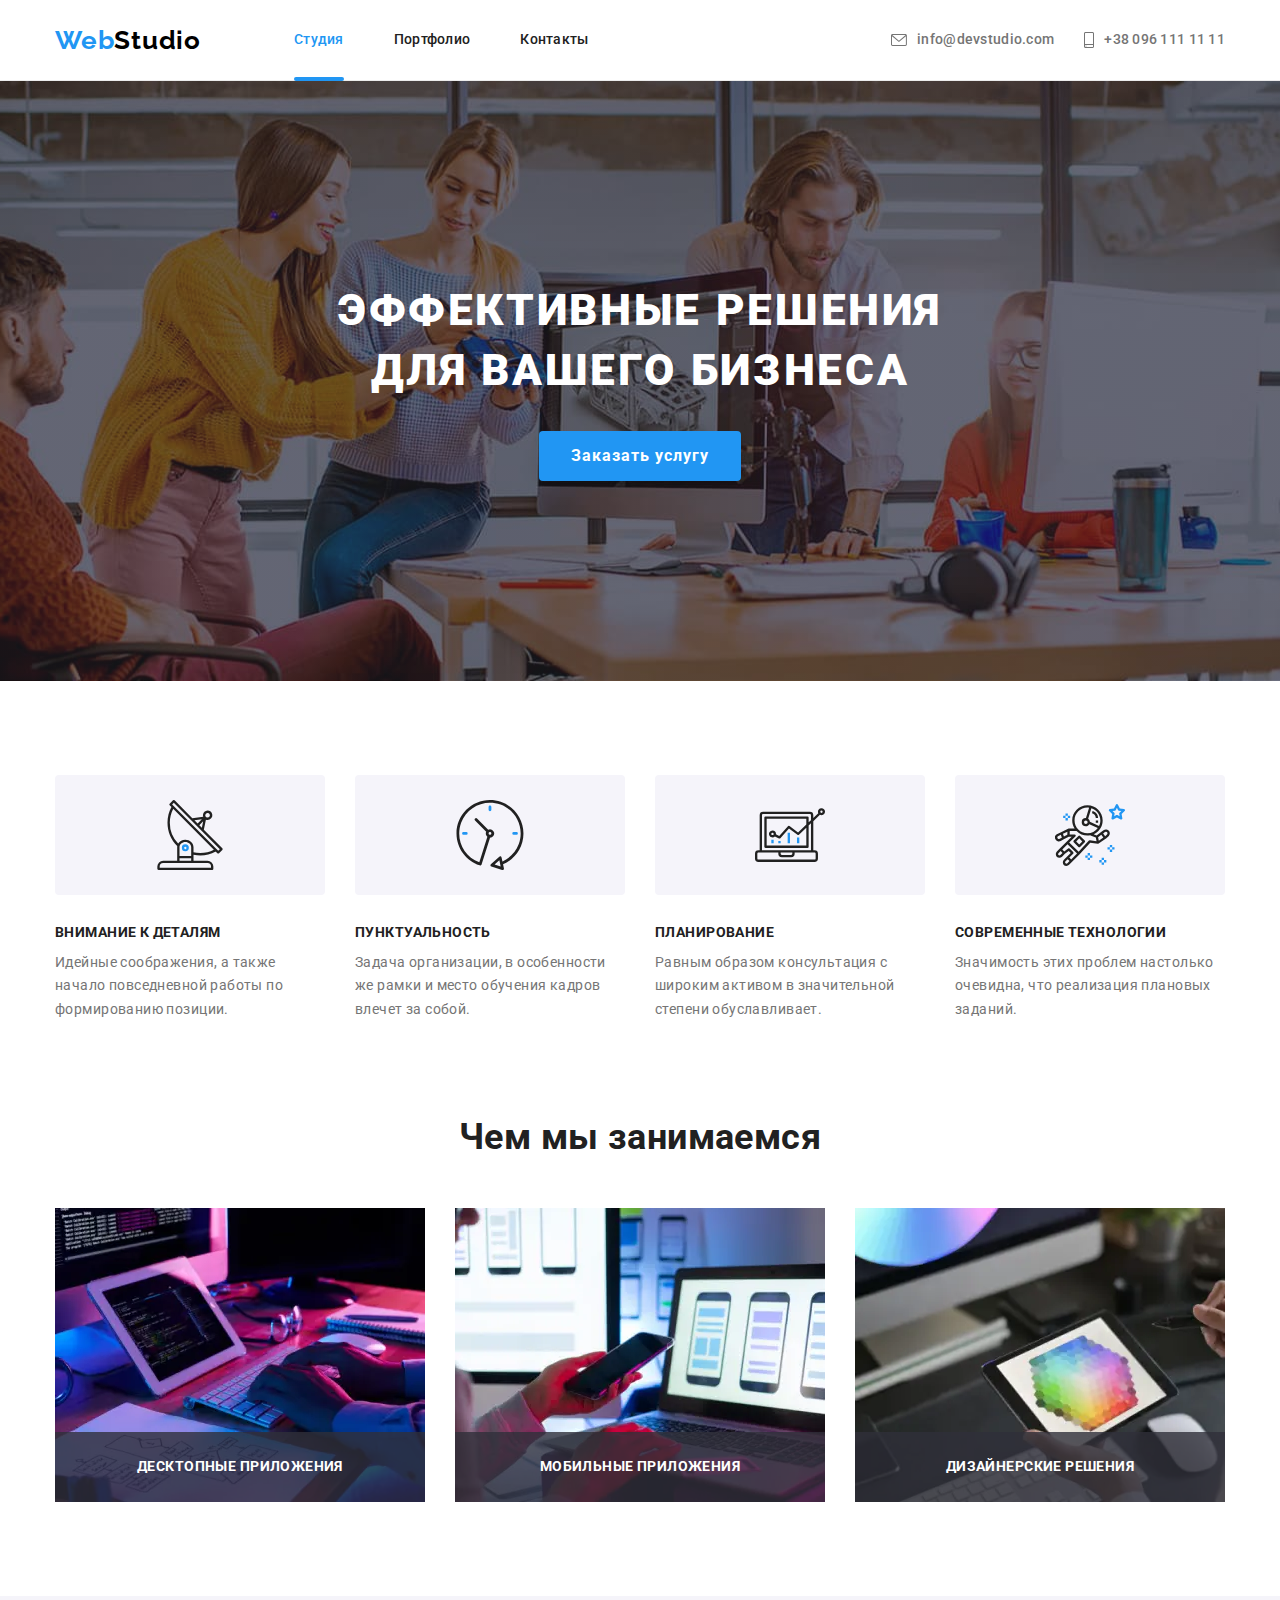
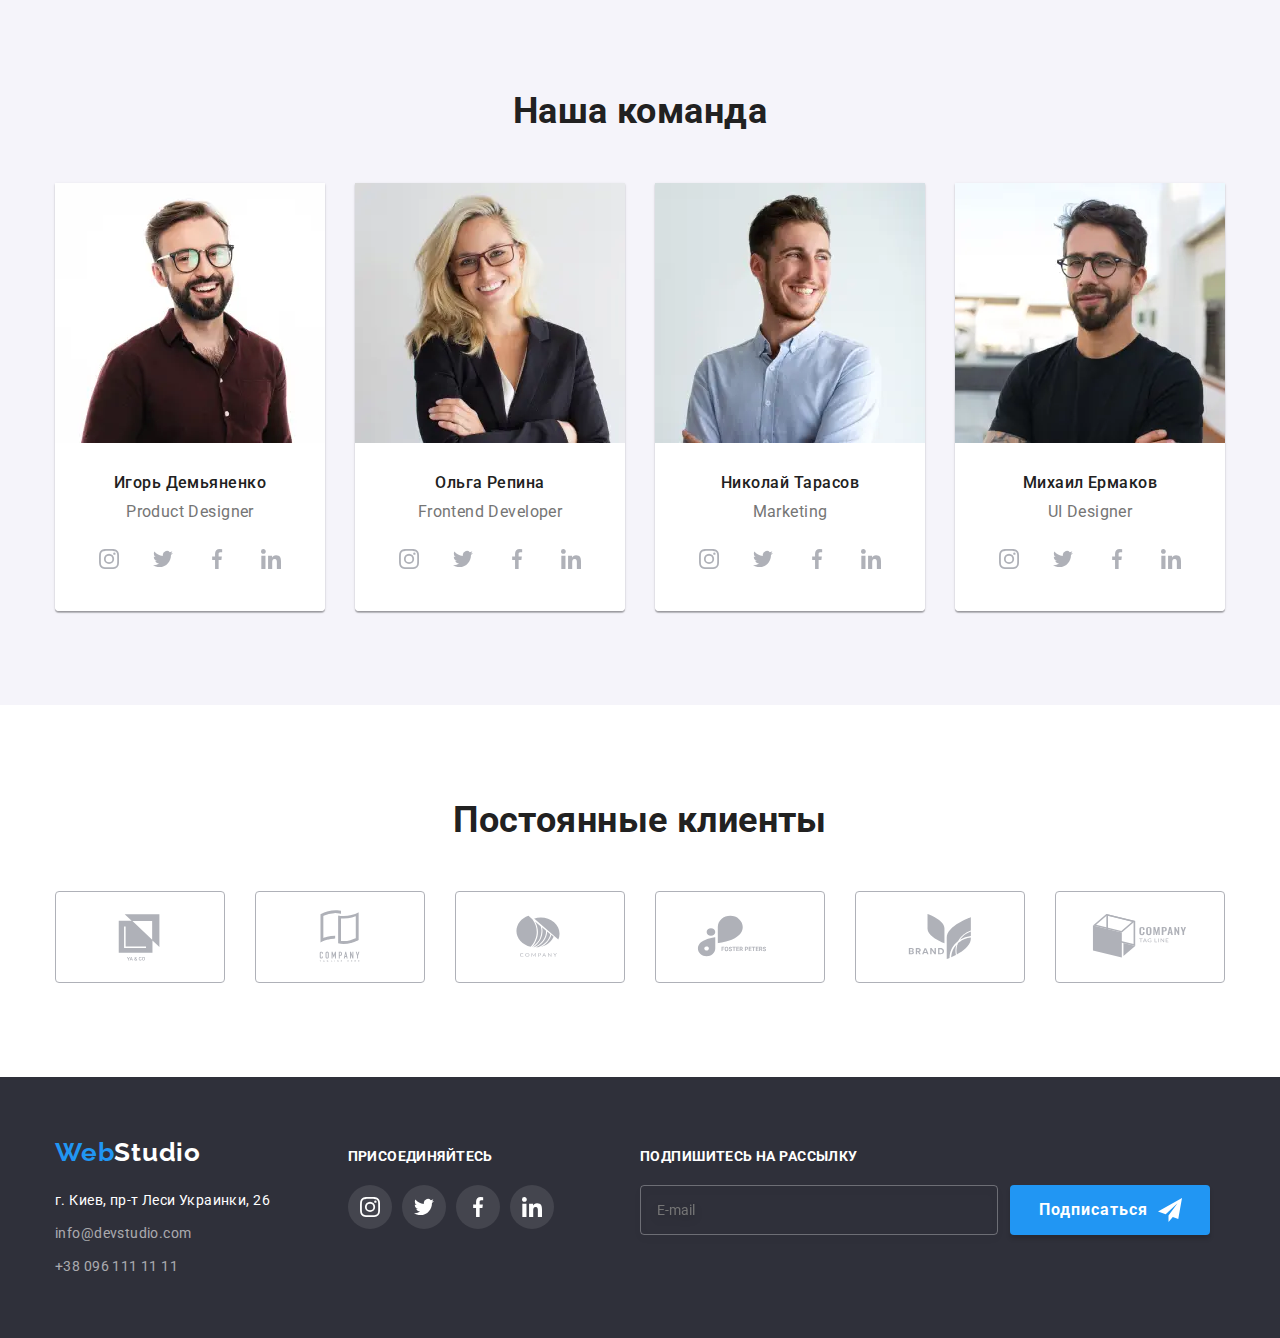
<file: index.html>
<!DOCTYPE html>
<html lang="ru">

<head>
  <meta charset="UTF-8" />
  <meta http-equiv="X-UA-Compatible" content="IE=edge" />
  <meta name="viewport" content="width=device-width, initial-scale=1.0" />
  <title>WebStudio</title>
  <link rel="preconnect" href="https://fonts.gstatic.com" />
  <link
    href="https://fonts.googleapis.com/css2?family=Raleway:wght@500;700&family=Roboto:wght@400;500;700;900&display=swap"
    rel="stylesheet" />
  <link rel="stylesheet" href="https://cdnjs.cloudflare.com/ajax/libs/modern-normalize/1.0.0/modern-normalize.css" />
  <link rel="stylesheet" href="./css/main.css" />
</head>

<body data-menu-page>
  <!--Header-->
  <header class="header">
    <div class="container header__container">
      <p class="logo header__logo" lang="en">
        <span class="logo__color--blue">Web</span>
        <span class="logo__color--black">Studio</span>
      </p>
      <nav>
        <ul class="menu-nav list">
          <li class="menu-nav__item">
            <a class="link menu-nav__link menu-nav__link--current" href="./index.html">Студия</a>
          </li>
          <li class="menu-nav__item">
            <a class="link menu-nav__link" href="./portfolio.html">Портфолио</a>
          </li>
          <li class="menu-nav__item">
            <a class="link menu-nav__link" href="#contacts">Контакты</a>
          </li>
        </ul>
      </nav>
      <ul class="menu-contacts list">
        <li class="menu-contacts__item">
          <a class="link menu-contacts__link" href="mailto:info@devstudio.com">
            <svg class="menu-contacts__svg" width="16" height="12">
              <use href="./images/sprite.svg#icon-envelope"></use>
            </svg>
            info@devstudio.com
          </a>
        </li>
        <li class="menu-contacts__item">
          <a class="link menu-contacts__link" href="tel:+380961111111">
            <svg class="menu-contacts__svg" width="10" height="16">
              <use href="./images/sprite.svg#icon-smartphone"></use>
            </svg>
            +38 096 111 11 11
          </a>
        </li>
      </ul>

      <button class="btn-menu" type="button" aria-expanded="false" aria-controls="mob-menu" data-menu-button>
        <svg width="40" height="40" aria-label="Переключатель мобильного меню">
          <use class="btn-menu__icon-menu" href="./images/sprite.svg#icon-menu"></use>
          <use class="btn-menu__icon-cross" href="./images/sprite.svg#icon-close"></use>
        </svg>
      </button>

      <div class="mob-menu" id="mob-menu" data-menu>

        <nav>
          <ul class="list">
            <li class="mob-menu__item-nav">
              <a class="mob-menu__link mob-menu__link--curent link" href="./index.html">Студия</a>
            </li>
            <li class="mob-menu__item-nav">
              <a class="mob-menu__link link" href="./portfolio.html">Портфолио</a>
            </li>
            <li class="mob-menu__item-nav link">
              <a class="mob-menu__link link" href="#contacts">Контакты</a>
            </li>
          </ul>
        </nav>
        <div>
          <ul class="mob-menu__list-contact list">
            <li class="mob-menu__item-contact">
              <a href="" class="mob-menu__link-contact link" href="tel:+380961111111">+38 096 111 11 11</a>
            </li>
            <li class="mob-menu__item-contact">
              <a href="" class="mob-menu__link-contact mob-menu__link-contact--small-text link"
                href="mailto:info@devstudio.com">info@devstudio.com</a>
            </li>
          </ul>
          <ul class="list mob-menu__list-social">
            <li class="mob-menu__item-social">
              <a class="mob-menu__link-social link" href="https://www.instagram.com/" target="_blank"
                rel="noopener noreferrer">
                Instagram
              </a>
            </li>
            <li class="mob-menu__item-social">
              <a class="mob-menu__link-social link" href="https://twitter.com/" target="_blank"
                rel="noopener noreferrer">
                Twitter
              </a>
            </li>
            <li class="mob-menu__item-social">
              <a class="mob-menu__link-social link" href="https://www.facebook.com/" target="_blank"
                rel="noopener noreferrer">
                Facebook
              </a>
            </li>
            <li class="mob-menu__item-social">
              <a class="mob-menu__link-social link" href="https://www.linkedin.com/" target="_blank"
                rel="noopener noreferrer">
                Linkedin
              </a>
            </li>
          </ul>
        </div>

      </div>
    </div>
  </header>
  <main>

    <!-- Hero -->
    <section class="hero">
      <div class="container">
        <h1 class="hero__title">
          Эффективные решения<br />
          для вашего бизнеса
        </h1>
        <button data-modal-open class="btn btn__hero" type="button">
          Заказать услугу
        </button>
      </div>
    </section>

    <!-- Features -->
    <section class="features">
      <div class="container">
        <h2 class="visually-hidden">Особенности</h2>
        <ul class="features-list list">
          <li class="features-list__item">
            <div class="features-list__icon">
              <svg class="features-list__cvg">
                <use href="./images/sprite.svg#icon-antenna"></use>
              </svg>
            </div>
            <h3 class="features__title">Внимание к деталям</h3>
            <p class="text-main">
              Идейные соображения, а также начало повседневной работы по
              формированию позиции.
            </p>
          </li>
          <li class="features-list__item">
            <div class="features-list__icon">
              <svg class="features-list__cvg">
                <use href="./images/sprite.svg#icon-clock"></use>
              </svg>
            </div>
            <h3 class="features__title">Пунктуальность</h3>
            <p class="text-main">
              Задача организации, в особенности же рамки и место обучения
              кадров влечет за собой.
            </p>
          </li>
          <li class="features-list__item">
            <div class="features-list__icon">
              <svg class="features-list__cvg">
                <use href="./images/sprite.svg#icon-diagram"></use>
              </svg>
            </div>
            <h3 class="features__title">Планирование</h3>
            <p class="text-main">
              Равным образом консультация с широким активом в значительной
              степени обуславливает.
            </p>
          </li>
          <li class="features-list__item">
            <div class="features-list__icon">
              <svg class="features-list__cvg">
                <use href="./images/sprite.svg#icon-astronaut"></use>
              </svg>
            </div>
            <h3 class="features__title">Современные технологии</h3>
            <p class="text-main">
              Значимость этих проблем настолько очевидна, что реализация
              плановых заданий.
            </p>
          </li>
        </ul>
      </div>
    </section>

    <!-- What are we doing -->
    <section class="direction section">
      <div class="container">
        <h2 class="section__title">Чем мы занимаемся</h2>
        <ul class="direction-cards-set list">
          <li class="direction-cards-set__item">
            <picture>
              <source srcset="
                                ./images/desktop/work/work1.webp 1x,
                                ./images/desktop/work/work1_@2x.webp 2x" media="(min-width: 1200px)"
                type="image/webp" />
              <source srcset="
                                ./images/desktop/work/work1.jpg 1x,
                                ./images/desktop/work/work1_@2x.jpg 2x" media="(min-width: 1200px)" type="image/jpg" />
              <img src="./images/desktop/work/work1.jpg" class="img" alt="Десктопные приложения" width="370" />
            </picture>
            <p class="direction-cards-set__caption">Десктопные приложения</p>
          </li>
          <li class="direction-cards-set__item">
            <picture>
              <source srcset="
                                ./images/desktop/work/work2.webp 1x,
                                ./images/desktop/work/work2_@2x.webp 2x" media="(min-width: 1200px)"
                type="image/webp" />
              <source srcset="
                                ./images/desktop/work/work2.jpg 1x,
                                ./images/desktop/work/work2_@2x.jpg 2x" media="(min-width: 1200px)" type="image/jpg" />
              <img src="./images/desktop/work/work2.jpg" class="img" alt="Мобильные приложения" width="370" />
            </picture>
            <p class="direction-cards-set__caption">Мобильные приложения</p>
          </li>
          <li class="direction-cards-set__item">
            <picture>
              <source srcset="
                                ./images/desktop/work/work3.webp 1x,
                                ./images/desktop/work/work3_@2x.webp 2x" media="(min-width: 1200px)"
                type="image/webp" />
              <source srcset="
                                ./images/desktop/work/work3.jpg 1x,
                                ./images/desktop/work/work3_@2x.jpg 2x" media="(min-width: 1200px)" type="image/jpg" />
              <img src="./images/desktop/work/work3.jpg" class="img" alt="Дизайнерские решения" width="370" />
            </picture>
            <p class="direction-cards-set__caption">Дизайнерские решения</p>

          </li>
        </ul>
      </div>
    </section>

    <!-- Our team -->
    <section class="team section">
      <div class="container">
        <h2 class="section__title">Наша команда</h2>
        <ul class="list team-cards-set list">
          <li class="team-cards-set__item">
            <picture>
              <source srcset="
                                  ./images/desktop/team/team1.webp 1x,
                                  ./images/desktop/team/team1_@2x.webp 2x" media="(min-width: 1200px)"
                type="image/webp" />
              <source srcset="
                                  ./images/tablet/team/team1.webp 1x,
                                  ./images/tablet/team/team1_@2x.webp 2x" media="(min-width: 768px)"
                type="image/webp" />
              <source srcset="
                                  ./images/mobile/team/team1.webp 1x,
                                  ./images/mobile/team/team1_@2x.webp 2x" media="(max-width: 767.98px)"
                type="image/webp" />
              <source srcset="
                                  ./images/desktop/team/team1.jpg 1x,
                                  ./images/desktop/team/team1_@2x.jpg 2x" media="(min-width: 1200px)"
                type="image/jpg" />
              <source srcset="
                                  ./images/tablet/team/team1.jpg 1x,
                                  ./images/tablet/team/team1_@2x.jpg 2x" media="(min-width: 768px)" type="image/jpg" />
              <source srcset="
                                  ./images/mobile/team/team1.jpg 1x,
                                  ./images/mobile/team/team1_@2x.jpg 2x" media="(max-width: 767.98px)"
                type="image/jpg" />
              <img src="./images/mobile/team/team1.jpg" alt="Игорь Демьяненко" width="450" height="460" />
            </picture>
            <div class="team-cards-set__content">
              <h3 class="team-cards-set__title">Игорь Демьяненко</h3>
              <p class="team-cards-set__text" lang="en">Product Designer</p>
              <ul class="list social">
                <li class="social__item">
                  <a class="link social__link" href="https://www.instagram.com/" target="_blank"
                    rel="noopener noreferrer">
                    <svg class="social__svg" width="20" height="20">
                      <use href="./images/sprite.svg#icon-instagram"></use>
                    </svg>
                  </a>
                </li>
                <li class="social__item">
                  <a class="link social__link" href="https://twitter.com/" target="_blank" rel="noopener noreferrer">
                    <svg class="social__svg" width="20" height="20">
                      <use href="./images/sprite.svg#icon-twitter"></use>
                    </svg>
                  </a>
                </li>
                <li class="social__item">
                  <a class="link social__link" href="https://www.facebook.com/" target="_blank"
                    rel="noopener noreferrer">
                    <svg class="social__svg" width="20" height="20">
                      <use href="./images/sprite.svg#icon-facebook"></use>
                    </svg>
                  </a>
                </li>
                <li class="social__item">
                  <a class="link social__link" href="https://www.linkedin.com/" target="_blank"
                    rel="noopener noreferrer">
                    <svg class="social__svg" width="20" height="20">
                      <use href="./images/sprite.svg#icon-linkedin"></use>
                    </svg>
                  </a>
                </li>
              </ul>
            </div>
          </li>
          <li class="team-cards-set__item">
            <picture>
              <source srcset="
                              ./images/desktop/team/team2.webp 1x,
                              ./images/desktop/team/team2_@2x.webp 2x" media="(min-width: 1200px)" type="image/webp" />
              <source srcset="
                              ./images/tablet/team/team2.webp 1x,
                              ./images/tablet/team/team2_@2x.webp 2x" media="(min-width: 768px)" type="image/webp" />
              <source srcset="
                              ./images/mobile/team/team2.webp 1x,
                              ./images/mobile/team/team2_@2x.webp 2x" media="(max-width: 767.98px)"
                type="image/webp" />
              <source srcset="
                              ./images/desktop/team/team2.jpg 1x,
                              ./images/desktop/team/team2_@2x.jpg 2x" media="(min-width: 1200px)" type="image/jpg" />
              <source srcset="
                              ./images/tablet/team/team2.jpg 1x,
                              ./images/tablet/team/team2_@2x.jpg 2x" media="(min-width: 768px)" type="image/jpg" />
              <source srcset="
                              ./images/mobile/team/team2.jpg 1x,
                              ./images/mobile/team/team2_@2x.jpg 2x" media="(max-width: 767.98px)" type="image/jpg" />
              <img src="./images/mobile/team/team2.jpg" alt="Ольга Репина" width="450" height="460" />
            </picture>
            <div class="team-cards-set__content">
              <h3 class="team-cards-set__title">Ольга Репина</h3>
              <p class="team-cards-set__text" lang="en">Frontend Developer</p>
              <ul class="list social">
                <li class="social__item">
                  <a class="link social__link" href="https://www.instagram.com/" target="_blank"
                    rel="noopener noreferrer">
                    <svg class="social__svg" width="20" height="20">
                      <use href="./images/sprite.svg#icon-instagram"></use>
                    </svg>
                  </a>
                </li>
                <li class="social__item">
                  <a class="link social__link" href="https://twitter.com/" target="_blank" rel="noopener noreferrer">
                    <svg class="social__svg" width="20" height="20">
                      <use href="./images/sprite.svg#icon-twitter"></use>
                    </svg>
                  </a>
                </li>
                <li class="social__item">
                  <a class="link social__link" href="https://www.facebook.com/" target="_blank"
                    rel="noopener noreferrer">
                    <svg class="social__svg" width="20" height="20">
                      <use href="./images/sprite.svg#icon-facebook"></use>
                    </svg>
                  </a>
                </li>
                <li class="social__item">
                  <a class="link social__link" href="https://www.linkedin.com/" target="_blank"
                    rel="noopener noreferrer">
                    <svg class="social__svg" width="20" height="20">
                      <use href="./images/sprite.svg#icon-linkedin"></use>
                    </svg>
                  </a>
                </li>
              </ul>
            </div>
          </li>
          <li class="team-cards-set__item">
            <picture>
              <source srcset="
                                              ./images/desktop/team/team3.webp 1x,
                                              ./images/desktop/team/team3_@2x.webp 2x" media="(min-width: 1200px)"
                type="image/webp" />
              <source srcset="
                                              ./images/tablet/team/team3.webp 1x,
                                              ./images/tablet/team/team3_@2x.webp 2x" media="(min-width: 768px)"
                type="image/webp" />
              <source srcset="
                                              ./images/mobile/team/team3.webp 1x,
                                              ./images/mobile/team/team3_@2x.webp 2x" media="(max-width: 767.98px)"
                type="image/webp" />
              <source srcset="
                                              ./images/desktop/team/team3.jpg 1x,
                                              ./images/desktop/team/team3_@2x.jpg 2x" media="(min-width: 1200px)"
                type="image/jpg" />
              <source srcset="
                                              ./images/tablet/team/team3.jpg 1x,
                                              ./images/tablet/team/team3_@2x.jpg 2x" media="(min-width: 768px)"
                type="image/jpg" />
              <source srcset="
                                              ./images/mobile/team/team3.jpg 1x,
                                              ./images/mobile/team/team3_@2x.jpg 2x" media="(max-width: 767.98px)"
                type="image/jpg" />
              <img src="./images/mobile/team/team3.jpg" alt="Николай Тарасов" width="450" height="460" />
            </picture>
            <div class="team-cards-set__content">
              <h3 class="team-cards-set__title">Николай Тарасов</h3>
              <p class="team-cards-set__text" lang="en">Marketing</p>
              <ul class="list social">
                <li class="social__item">
                  <a class="link social__link" href="https://www.instagram.com/" target="_blank"
                    rel="noopener noreferrer">
                    <svg class="social__svg" width="20" height="20">
                      <use href="./images/sprite.svg#icon-instagram"></use>
                    </svg>
                  </a>
                </li>
                <li class="social__item">
                  <a class="link social__link" href="https://twitter.com/" target="_blank" rel="noopener noreferrer">
                    <svg class="social__svg" width="20" height="20">
                      <use href="./images/sprite.svg#icon-twitter"></use>
                    </svg>
                  </a>
                </li>
                <li class="social__item">
                  <a class="link social__link" href="https://www.facebook.com/" target="_blank"
                    rel="noopener noreferrer">
                    <svg class="social__svg" width="20" height="20">
                      <use href="./images/sprite.svg#icon-facebook"></use>
                    </svg>
                  </a>
                </li>
                <li class="social__item">
                  <a class="link social__link" href="https://www.linkedin.com/" target="_blank"
                    rel="noopener noreferrer">
                    <svg class="social__svg" width="20" height="20">
                      <use href="./images/sprite.svg#icon-linkedin"></use>
                    </svg>
                  </a>
                </li>
              </ul>
            </div>
          </li>
          <li class="team-cards-set__item">
            <picture>
              <source srcset="
                               ./images/desktop/team/team4.webp 1x,
                               ./images/desktop/team/team4_@2x.webp 2x" media="(min-width: 1200px)"
                type="image/webp" />
              <source srcset="
                               ./images/tablet/team/team4.webp 1x,
                               ./images/tablet/team/team4_@2x.webp 2x" media="(min-width: 768px)" type="image/webp" />
              <source srcset="
                               ./images/mobile/team/team4.webp 1x,
                               ./images/mobile/team/team4_@2x.webp 2x" media="(max-width: 767.98px)"
                type="image/webp" />
              <source srcset="
                               ./images/desktop/team/team4.jpg 1x,
                               ./images/desktop/team/team4_@2x.jpg 2x" media="(min-width: 1200px)" type="image/jpg" />
              <source srcset="
                               ./images/tablet/team/team4.jpg 1x,
                               ./images/tablet/team/team4_@2x.jpg 2x" media="(min-width: 768px)" type="image/jpg" />
              <source srcset="
                               ./images/mobile/team/team4.jpg 1x,
                               ./images/mobile/team/team4_@2x.jpg 2x" media="(max-width: 767.98px)" type="image/jpg" />
              <img src="./images/mobile/team/team4.jpg" alt="Михаил Ермаков" width="450" height="460" />
            </picture>
            <div class="team-cards-set__content">
              <h3 class="team-cards-set__title">Михаил Ермаков</h3>
              <p class="team-cards-set__text" lang="en">UI Designer</p>
              <ul class="list social">
                <li class="social__item">
                  <a class="link social__link" href="https://www.instagram.com/" target="_blank"
                    rel="noopener noreferrer">
                    <svg class="social__svg" width="20" height="20">
                      <use href="./images/sprite.svg#icon-instagram"></use>
                    </svg>
                  </a>
                </li>
                <li class="social__item">
                  <a class="link social__link" href="https://twitter.com/" target="_blank" rel="noopener noreferrer">
                    <svg class="social__svg" width="20" height="20">
                      <use href="./images/sprite.svg#icon-twitter"></use>
                    </svg>
                  </a>
                </li>
                <li class="social__item">
                  <a class="link social__link" href="https://www.facebook.com/" target="_blank"
                    rel="noopener noreferrer">
                    <svg class="social__svg" width="20" height="20">
                      <use href="./images/sprite.svg#icon-facebook"></use>
                    </svg>
                  </a>
                </li>
                <li class="social__item">
                  <a class="link social__link" href="https://www.linkedin.com/" target="_blank"
                    rel="noopener noreferrer">
                    <svg class="social__svg" width="20" height="20">
                      <use href="./images/sprite.svg#icon-linkedin"></use>
                    </svg>
                  </a>
                </li>
              </ul>
            </div>
          </li>
        </ul>
      </div>
    </section>

    <!--Clients-->
    <section class="section">
      <div class="container">
        <h2 class="section__title">Постоянные клиенты</h2>
        <ul class="list clients">
          <li class="clients__item">
            <a class="link clients__link" href="" target="_blank" rel="noopener noreferrer">
              <svg class="clients__svg" width="106" height="60">
                <use href="./images/sprite.svg#icon-company-1"></use>
              </svg>
            </a>
          </li>
          <li class="clients__item">
            <a class="link clients__link" href="" target="_blank" rel="noopener noreferrer">
              <svg class="clients__svg" width="106" height="60">
                <use href="./images/sprite.svg#icon-company-2"></use>
              </svg>
            </a>
          </li>
          <li class="clients__item">
            <a class="link clients__link" href="" target="_blank" rel="noopener noreferrer">
              <svg class="clients__svg" width="106" height="60">
                <use href="./images/sprite.svg#icon-company-3"></use>
              </svg>
            </a>
          </li>
          <li class="clients__item">
            <a class="link clients__link" href="" target="_blank" rel="noopener noreferrer">
              <svg class="clients__svg" width="106" height="60">
                <use href="./images/sprite.svg#icon-company-4"></use>
              </svg>
            </a>
          </li>
          <li class="clients__item">
            <a class="link clients__link" href="" target="_blank" rel="noopener noreferrer">
              <svg class="clients__svg" width="106" height="60">
                <use href="./images/sprite.svg#icon-company-5"></use>
              </svg>
            </a>
          </li>
          <li class="clients__item">
            <a class="link clients__link" href="" target="_blank" rel="noopener noreferrer">
              <svg class="clients__svg" width="106" height="60">
                <use href="./images/sprite.svg#icon-company-6"></use>
              </svg>
            </a>
          </li>
        </ul>
      </div>
    </section>
  </main>

  <!--Footer-->
  <footer class="footer" id="contacts">
    <div class="container footer__container">
      <div class="footer__address-block">
        <p class="logo" lang="en">
          <span class="logo__color--blue">Web</span><span class="logo__color--white">Studio</span>
        </p>
        <address class="address">
          <ul class="list">
            <li class="address__item">
              <a class="link address__text" href="https://goo.gl/maps/yMUK8s8XDdijkJY39" target="_blank"
                rel="noopener noreferrer">г. Киев, пр-т Леси Украинки, 26</a>
            </li>
            <li class="address__item">
              <a class="link address__text--contacts" href="mailto:info@devstudio.com">info@devstudio.com</a>
            </li>
            <li class="address__item">
              <a class="link address__text--contacts" href="tel:+380961111111">+38 096 111 11 11</a>
            </li>
          </ul>
        </address>
      </div>
      <div class="footer__social-block">
        <h3 class="footer__title">присоединяйтесь</h3>
        <ul class="list social">
          <li class="social__item">
            <a class="link social__link social__link--foot" href="https://www.instagram.com/" target="_blank"
              rel="noopener noreferrer">
              <svg class="social__svg--foot" width="20" height="20">
                <use href="./images/sprite.svg#icon-instagram"></use>
              </svg>
            </a>
          </li>
          <li class="social__item">
            <a class="link social__link social__link--foot" href="https://twitter.com/" target="_blank"
              rel="noopener noreferrer">
              <svg class="social__svg--foot" width="20" height="20">
                <use href="./images/sprite.svg#icon-twitter"></use>
              </svg>
            </a>
          </li>
          <li class="social__item">
            <a class="link social__link social__link--foot" href="https://www.facebook.com/" target="_blank"
              rel="noopener noreferrer">
              <svg class="social__svg--foot" width="20" height="20">
                <use href="./images/sprite.svg#icon-facebook"></use>
              </svg>
            </a>
          </li>
          <li class="social__item">
            <a class="link social__link social__link--foot" href="https://www.linkedin.com/" target="_blank"
              rel="noopener noreferrer">
              <svg class="social__svg--foot" width="20" height="20">
                <use href="./images/sprite.svg#icon-linkedin"></use>
              </svg>
            </a>
          </li>
        </ul>
      </div>
      <div class="footer__subscribe-block">
        <h3 class="footer__title">Подпишитесь на рассылку</h3>
        <form class="subsсribe">
          <input class="subsсribe__input" type="email" name="mail" placeholder="E-mail" autocomplete="off">
          <button class="btn btn__subsсribe" type="submit">Подписаться
            <svg class="subsсribe__svg" width="24" height="24">
              <use href="./images/sprite.svg#icon-send"></use>
            </svg>
          </button>
        </form>
      </div>
    </div>
  </footer>

  <!--Modal-->
  <div data-modal class="backdrop is-hidden">
    <div class="modal">
      <button data-modal-close class="btn-close">
        <svg class="btn-close__svg" width="11" height="11">
          <use href="./images/sprite.svg#icon-cross"></use>
        </svg>
      </button>
      <h2 class="modal__title">Оставьте свои данные, мы вам перезвоним</h2>

      <form>
        <div class="form-field">
          <label class=form-field__label for="name">Имя</label>
          <input class=form-field__input type="text" name="name" id="name" autofocus autocomplete="name" />
          <svg class="form-field__svg" width="18" height="18">
            <use href="./images/sprite.svg#icon-person-black"></use>
          </svg>
        </div>

        <div class="form-field">
          <label class=form-field__label for="tel">Телефон</label>
          <input class=form-field__input type="tel" name="tel" id="tel" autocomplete="tel" />
          <svg class="form-field__svg" width="18" height="18">
            <use href="./images/sprite.svg#icon-phone-black"></use>
          </svg>
        </div>

        <div class="form-field">
          <label class=form-field__label for="mail">Почта</label>
          <input class=form-field__input type="email" name="mail" id="mail" autocomplete="email" />
          <svg class="form-field__svg" width="18" height="18">
            <use href="./images/sprite.svg#icon-email-black"></use>
          </svg>
        </div>

        <div class="form-field form-field__comment">
          <label class=form-field__label for="comment">Комментарий</label>
          <textarea class="form-field__input--comment" placeholder="Введите текст" name="coment"
            id="comment"></textarea>
        </div>

        <div class="agreement-conditions">
          <input class="agreement-conditions__input visually-hidden" type="checkbox" name="checkbox" id="checkbox" />
          <label class="agreement-conditions__label agreement-conditions__text" for="checkbox">Соглашаюсь с рассылкой и
            принимаю</label>
          <a class="agreement-conditions__link agreement-conditions__text"
            href="https://www.apple.com/legal/privacy/uk/" target="_blank" rel="noopener noreferrer">Условия
            договора</a>
        </div>
        <button class="btn btn__modal-submit" type="submit">Отправить</button>
      </form>
    </div>
  </div>
  <script src="./js/modal.js"></script>
  <script src="./js/menu.js"></script>
</body>

</html>
</file>
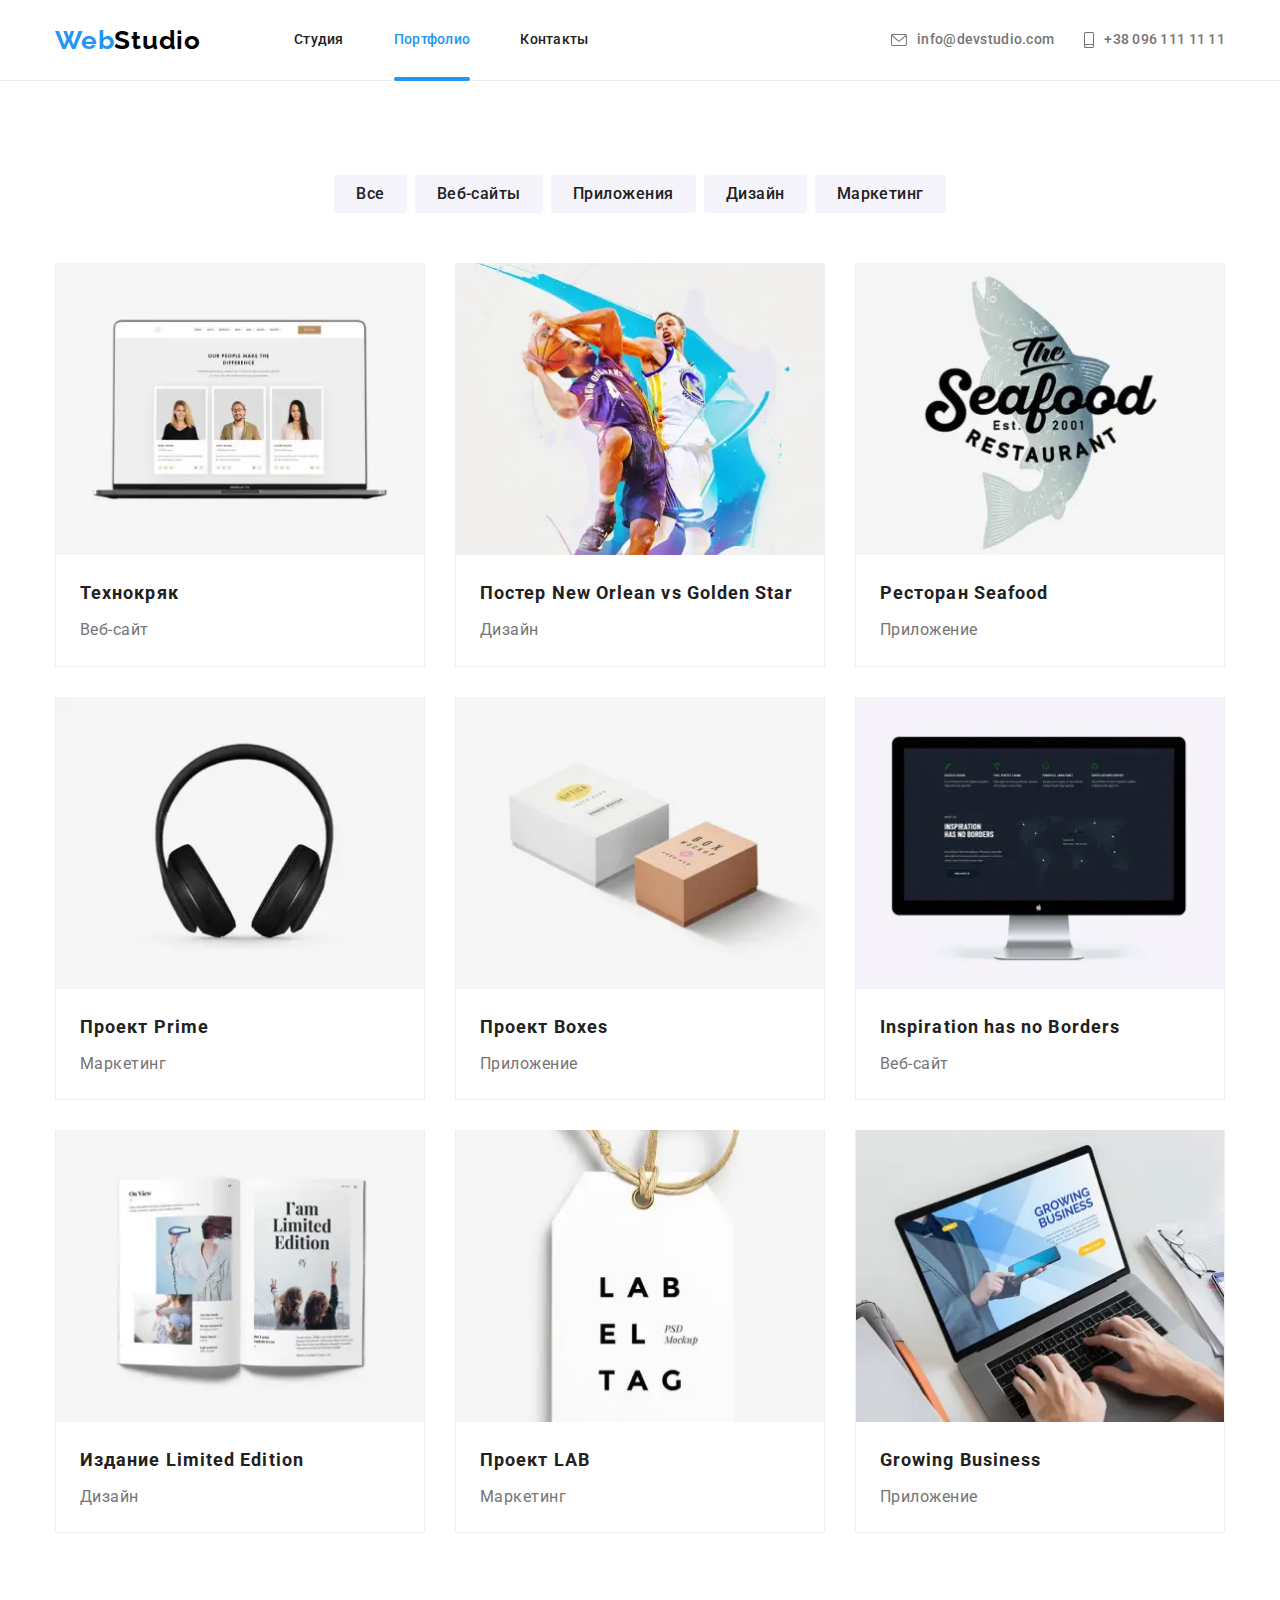
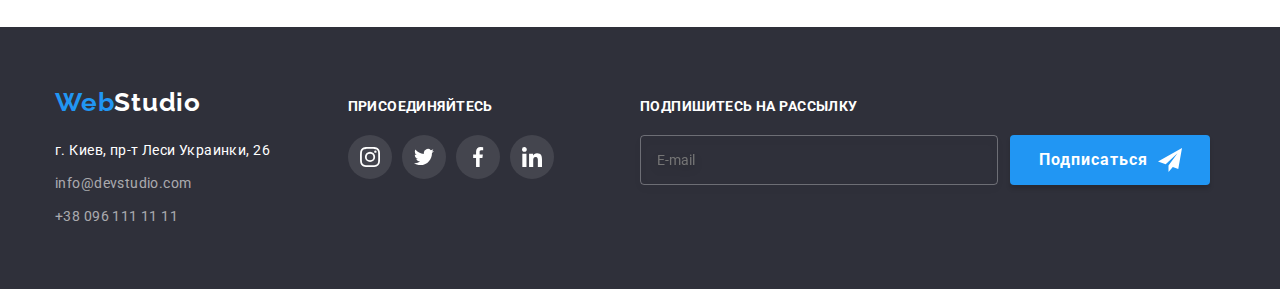
<file: portfolio.html>
<!DOCTYPE html>
<html lang="ru">

<head>
  <meta charset="UTF-8" />
  <meta http-equiv="X-UA-Compatible" content="IE=edge" />
  <meta name="viewport" content="width=device-width, initial-scale=1.0" />
  <title>Portfolio</title>
  <link rel="preconnect" href="https://fonts.gstatic.com" />
  <link
    href="https://fonts.googleapis.com/css2?family=Raleway:wght@500;700&family=Roboto:wght@400;500;700;900&display=swap"
    rel="stylesheet" />
  <link rel="stylesheet" href="https://cdnjs.cloudflare.com/ajax/libs/modern-normalize/1.0.0/modern-normalize.css" />
  <link rel="stylesheet" href="./css/main.css" />
</head>

<body data-menu-page>
  <!--Header-->
  <header class="header">
    <div class="container header__container">
      <p class="logo header__logo" lang="en">
        <span class="logo__color--blue">Web</span>
        <span class="logo__color--black">Studio</span>
      </p>
      <nav>
        <ul class="menu-nav list">
          <li class="menu-nav__item">
            <a class="link menu-nav__link" href="./index.html">Студия</a>
          </li>
          <li class="menu-nav__item">
            <a class="link menu-nav__link menu-nav__link--current" href="./portfolio.html">Портфолио</a>
          </li>
          <li class="menu-nav__item">
            <a class="link menu-nav__link" href="#contacts">Контакты</a>
          </li>
        </ul>
      </nav>
      <ul class="menu-contacts list">
        <li class="menu-contacts__item">
          <a class="link menu-contacts__link" href="mailto:info@devstudio.com">
            <svg class="menu-contacts__svg" width="16" height="12">
              <use href="./images/sprite.svg#icon-envelope"></use>
            </svg>
            info@devstudio.com
          </a>
        </li>
        <li class="menu-contacts__item">
          <a class="link menu-contacts__link" href="tel:+380961111111">
            <svg class="menu-contacts__svg" width="10" height="16">
              <use href="./images/sprite.svg#icon-smartphone"></use>
            </svg>
            +38 096 111 11 11
          </a>
        </li>
      </ul>

      <button class="btn-menu" type="button" aria-expanded="false" aria-controls="mob-menu" data-menu-button>
        <svg width="40" height="40" aria-label="Переключатель мобильного меню">
          <use class="btn-menu__icon-menu" href="./images/sprite.svg#icon-menu"></use>
          <use class="btn-menu__icon-cross" href="./images/sprite.svg#icon-close"></use>
        </svg>
      </button>

      <div class="mob-menu" id="mob-menu" data-menu>

        <nav>
          <ul class="list">
            <li class="mob-menu__item-nav">
              <a class="mob-menu__link link" href="./index.html">Студия</a>
            </li>
            <li class="mob-menu__item-nav">
              <a class="mob-menu__link mob-menu__link--curent link" href="./portfolio.html">Портфолио</a>
            </li>
            <li class="mob-menu__item-nav link">
              <a class="mob-menu__link link" href="#contacts">Контакты</a>
            </li>
          </ul>
        </nav>
        <div>
          <ul class="mob-menu__list-contact list">
            <li class="mob-menu__item-contact">
              <a href="" class="mob-menu__link-contact link" href="tel:+380961111111">+38 096 111 11 11</a>
            </li>
            <li class="mob-menu__item-contact">
              <a href="" class="mob-menu__link-contact mob-menu__link-contact--small-text link"
                href="mailto:info@devstudio.com">info@devstudio.com</a>
            </li>
          </ul>
          <ul class="list mob-menu__list-social">
            <li class="mob-menu__item-social">
              <a class="mob-menu__link-social link" href="https://www.instagram.com/" target="_blank"
                rel="noopener noreferrer">
                Instagram
              </a>
            </li>
            <li class="mob-menu__item-social">
              <a class="mob-menu__link-social link" href="https://twitter.com/" target="_blank"
                rel="noopener noreferrer">
                Twitter
              </a>
            </li>
            <li class="mob-menu__item-social">
              <a class="mob-menu__link-social link" href="https://www.facebook.com/" target="_blank"
                rel="noopener noreferrer">
                Facebook
              </a>
            </li>
            <li class="mob-menu__item-social">
              <a class="mob-menu__link-social link" href="https://www.linkedin.com/" target="_blank"
                rel="noopener noreferrer">
                Linkedin
              </a>
            </li>
          </ul>
        </div>

      </div>
    </div>
  </header>
  <main>
    <!--Portfolio-->
    <section class="portfolio section">
      <div class="container">
        <h1 class="visually-hidden">Портфолио</h1>
        <ul class="list filter">
          <li class="filtr__item">
            <button class="filter__btn" type="button">Все</button>
          </li>
          <li class="filtr__item">
            <button class="filter__btn" type="button">Веб-сайты</button>
          </li>
          <li class="filtr__item">
            <button class="filter__btn" type="button">Приложения</button>
          </li>
          <li class="filtr__item">
            <button class="filter__btn" type="button">Дизайн</button>
          </li>
          <li class="filtr__item">
            <button class="filter__btn" type="button">Маркетинг</button>
          </li>
        </ul>
        <ul class="list portfolio-list">
          <li class="portfolio-list__card">
            <a class="link portfolio-list__link" href="" target="_blank" rel="noopener noreferrer">
              <div class="portfolio-list__img">
                <picture>
                  <source srcset="
                                    ./images/desktop/portfolio/portfolio1.webp 1x,
                                    ./images/desktop/portfolio/portfolio1_@2x.webp 2x" media="(min-width: 1200px)"
                    type="image/webp" />
                  <source srcset="
                                    ./images/tablet/portfolio/portfolio1.webp 1x,
                                    ./images/tablet/portfolio/portfolio1_@2x.webp 2x" media="(min-width: 768px)"
                    type="image/webp" />
                  <source srcset="
                                    ./images/mobile/portfolio/portfolio1.webp 1x,
                                    ./images/mobile/portfolio/portfolio1_@2x.webp 2x" media="(max-width: 767.98px)"
                    type="image/webp" />
                  <source srcset="
                                    ./images/desktop/portfolio/portfolio1.jpg 1x,
                                    ./images/desktop/portfolio/portfolio1_@2x.jpg 2x" media="(min-width: 1200px)"
                    type="image/jpg" />
                  <source srcset="
                                    ./images/tablet/portfolio/portfolio1.jpg 1x,
                                    ./images/tablet/portfolio/portfolio1_@2x.jpg 2x" media="(min-width: 768px)"
                    type="image/jpg" />
                  <source srcset="
                                    ./images/mobile/portfolio/portfolio1.jpg 1x,
                                    ./images/mobile/portfolio/portfolio1_@2x.jpg 2x" media="(max-width: 767.98px)"
                    type="image/jpg" />
                  <img src="./images/mobile/portfolio/portfolio1.jpg" alt="Ноутбук" width="450" height="294" />
                </picture>
                <div class="overlay">
                  <p>
                    Технокряк это современная площадка распространения
                    коронавируса. Компании используют эту платформу для
                    цифрового шпионажа и атак на защищённые сервера
                    конкурентов.
                  </p>
                </div>
              </div>
              <div class="portfolio-list__content">
                <h2 class="portfolio-list__title">Технокряк</h2>
                <p class="portfolio-list__text">Веб-сайт</p>
              </div>
            </a>
          </li>
          <li class="portfolio-list__card">
            <a class="link portfolio-list__link" href="" target="_blank" rel="noopener noreferrer">
              <div class="portfolio-list__img">
                <picture>
                  <source srcset="
                                    ./images/desktop/portfolio/portfolio2.webp 1x,
                                    ./images/desktop/portfolio/portfolio2_@2x.webp 2x" media="(min-width: 1200px)"
                    type="image/webp" />
                  <source srcset="
                                    ./images/tablet/portfolio/portfolio2.webp 1x,
                                    ./images/tablet/portfolio/portfolio2_@2x.webp 2x" media="(min-width: 768px)"
                    type="image/webp" />
                  <source srcset="
                                    ./images/mobile/portfolio/portfolio2.webp 1x,
                                    ./images/mobile/portfolio/portfolio2_@2x.webp 2x" media="(max-width: 767.98px)"
                    type="image/webp" />
                  <source srcset="
                                    ./images/desktop/portfolio/portfolio2.jpg 1x,
                                    ./images/desktop/portfolio/portfolio2_@2x.jpg 2x" media="(min-width: 1200px)"
                    type="image/jpg" />
                  <source srcset="
                                    ./images/tablet/portfolio/portfolio2.jpg 1x,
                                    ./images/tablet/portfolio/portfolio2_@2x.jpg 2x" media="(min-width: 768px)"
                    type="image/jpg" />
                  <source srcset="
                                    ./images/mobile/portfolio/portfolio2.jpg 1x,
                                    ./images/mobile/portfolio/portfolio2_@2x.jpg 2x" media="(max-width: 767.98px)"
                    type="image/jpg" />
                  <img src="./images/mobile/portfolio/portfolio2.jpg" alt="Баскетболисты" width="450" height="294" />
                </picture>
                <div class="overlay">
                  <p>
                    Технокряк это современная площадка распространения
                    коронавируса. Компании используют эту платформу для
                    цифрового шпионажа и атак на защищённые сервера
                    конкурентов.
                  </p>
                </div>
              </div>
              <div class="portfolio-list__content">
                <h2 class="portfolio-list__title">
                  Постер <span lang="en"> New Orlean vs Golden Star</span>
                </h2>
                <p class="portfolio-list__text">Дизайн</p>
              </div>
            </a>
          </li>
          <li class="portfolio-list__card">
            <a class="link portfolio-list__link" href="" target="_blank" rel="noopener noreferrer">
              <div class="portfolio-list__img">
                <picture>
                  <source srcset="
                                                      ./images/desktop/portfolio/portfolio3.webp 1x,
                                                      ./images/desktop/portfolio/portfolio3_@2x.webp 2x"
                    media="(min-width: 1200px)" type="image/webp" />
                  <source srcset="
                                                      ./images/tablet/portfolio/portfolio3.webp 1x,
                                                      ./images/tablet/portfolio/portfolio3_@2x.webp 2x"
                    media="(min-width: 768px)" type="image/webp" />
                  <source srcset="
                                                      ./images/mobile/portfolio/portfolio3.webp 1x,
                                                      ./images/mobile/portfolio/portfolio3_@2x.webp 2x"
                    media="(max-width: 767.98px)" type="image/webp" />
                  <source srcset="
                                                      ./images/desktop/portfolio/portfolio3.jpg 1x,
                                                      ./images/desktop/portfolio/portfolio3_@2x.jpg 2x"
                    media="(min-width: 1200px)" type="image/jpg" />
                  <source srcset="
                                                      ./images/tablet/portfolio/portfolio3.jpg 1x,
                                                      ./images/tablet/portfolio/portfolio3_@2x.jpg 2x"
                    media="(min-width: 768px)" type="image/jpg" />
                  <source srcset="
                                                      ./images/mobile/portfolio/portfolio3.jpg 1x,
                                                      ./images/mobile/portfolio/portfolio3_@2x.jpg 2x"
                    media="(max-width: 767.98px)" type="image/jpg" />
                  <img src="./images/mobile/portfolio/portfolio3.jpg" alt="Лого ресторану" width="450" height="294" />
                </picture>
                <div class="overlay">
                  <p>
                    Технокряк это современная площадка распространения
                    коронавируса. Компании используют эту платформу для
                    цифрового шпионажа и атак на защищённые сервера
                    конкурентов.
                  </p>
                </div>
              </div>
              <div class="portfolio-list__content">
                <h2 class="portfolio-list__title">
                  Ресторан <span lang="en">Seafood</span>
                </h2>
                <p class="portfolio-list__text">Приложение</p>
              </div>
            </a>
          </li>
          <li class="portfolio-list__card">
            <a class="link portfolio-list__link" href="" target="_blank" rel="noopener noreferrer">
              <div class="portfolio-list__img">
                <picture>
                  <source srcset="
                                                      ./images/desktop/portfolio/portfolio4.webp 1x,
                                                      ./images/desktop/portfolio/portfolio4_@2x.webp 2x"
                    media="(min-width: 1200px)" type="image/webp" />
                  <source srcset="
                                                      ./images/tablet/portfolio/portfolio4.webp 1x,
                                                      ./images/tablet/portfolio/portfolio4_@2x.webp 2x"
                    media="(min-width: 768px)" type="image/webp" />
                  <source srcset="
                                                      ./images/mobile/portfolio/portfolio4.webp 1x,
                                                      ./images/mobile/portfolio/portfolio4_@2x.webp 2x"
                    media="(max-width: 767.98px)" type="image/webp" />
                  <source srcset="
                                                      ./images/desktop/portfolio/portfolio4.jpg 1x,
                                                      ./images/desktop/portfolio/portfolio4_@2x.jpg 2x"
                    media="(min-width: 1200px)" type="image/jpg" />
                  <source srcset="
                                                      ./images/tablet/portfolio/portfolio4.jpg 1x,
                                                      ./images/tablet/portfolio/portfolio4_@2x.jpg 2x"
                    media="(min-width: 768px)" type="image/jpg" />
                  <source srcset="
                                                      ./images/mobile/portfolio/portfolio4.jpg 1x,
                                                      ./images/mobile/portfolio/portfolio4_@2x.jpg 2x"
                    media="(max-width: 767.98px)" type="image/jpg" />
                  <img src="./images/mobile/portfolio/portfolio4.jpg" alt="Наушники" width="450" height="294" />
                </picture>
                <div class="overlay">
                  <p>
                    Технокряк это современная площадка распространения
                    коронавируса. Компании используют эту платформу для
                    цифрового шпионажа и атак на защищённые сервера
                    конкурентов.
                  </p>
                </div>
              </div>
              <div class="portfolio-list__content">
                <h2 class="portfolio-list__title">
                  Проект <span lang="en">Prime</span>
                </h2>
                <p class="portfolio-list__text">Маркетинг</p>
              </div>
            </a>
          </li>
          <li class="portfolio-list__card">
            <a class="link portfolio-list__link" href="" target="_blank" rel="noopener noreferrer">
              <div class="portfolio-list__img">
                <picture>
                  <source srcset="
                                                      ./images/desktop/portfolio/portfolio5.webp 1x,
                                                      ./images/desktop/portfolio/portfolio5_@2x.webp 2x"
                    media="(min-width: 1200px)" type="image/webp" />
                  <source srcset="
                                                      ./images/tablet/portfolio/portfolio5.webp 1x,
                                                      ./images/tablet/portfolio/portfolio5_@2x.webp 2x"
                    media="(min-width: 768px)" type="image/webp" />
                  <source srcset="
                                                      ./images/mobile/portfolio/portfolio5.webp 1x,
                                                      ./images/mobile/portfolio/portfolio5_@2x.webp 2x"
                    media="(max-width: 767.98px)" type="image/webp" />
                  <source srcset="
                                                      ./images/desktop/portfolio/portfolio5.jpg 1x,
                                                      ./images/desktop/portfolio/portfolio5_@2x.jpg 2x"
                    media="(min-width: 1200px)" type="image/jpg" />
                  <source srcset="
                                                      ./images/tablet/portfolio/portfolio5.jpg 1x,
                                                      ./images/tablet/portfolio/portfolio5_@2x.jpg 2x"
                    media="(min-width: 768px)" type="image/jpg" />
                  <source srcset="
                                                      ./images/mobile/portfolio/portfolio5.jpg 1x,
                                                      ./images/mobile/portfolio/portfolio5_@2x.jpg 2x"
                    media="(max-width: 767.98px)" type="image/jpg" />
                  <img src="./images/mobile/portfolio/portfolio5.jpg" alt="Две коробки" width="450" height="294" />
                </picture>
                <div class="overlay">
                  <p>
                    Технокряк это современная площадка распространения
                    коронавируса. Компании используют эту платформу для
                    цифрового шпионажа и атак на защищённые сервера
                    конкурентов.
                  </p>
                </div>
              </div>
              <div class="portfolio-list__content">
                <h2 class="portfolio-list__title">
                  Проект <span lang="en">Boxes</span>
                </h2>
                <p class="portfolio-list__text">Приложение</p>
              </div>
            </a>
          </li>
          <li class="portfolio-list__card">
            <a class="link portfolio-list__link" href="" target="_blank" rel="noopener noreferrer">
              <div class="portfolio-list__img">
                <picture>
                  <source srcset="
                                                      ./images/desktop/portfolio/portfolio6.webp 1x,
                                                      ./images/desktop/portfolio/portfolio6_@2x.webp 2x"
                    media="(min-width: 1200px)" type="image/webp" />
                  <source srcset="
                                                      ./images/tablet/portfolio/portfolio6.webp 1x,
                                                      ./images/tablet/portfolio/portfolio6_@2x.webp 2x"
                    media="(min-width: 768px)" type="image/webp" />
                  <source srcset="
                                                      ./images/mobile/portfolio/portfolio6.webp 1x,
                                                      ./images/mobile/portfolio/portfolio6_@2x.webp 2x"
                    media="(max-width: 767.98px)" type="image/webp" />
                  <source srcset="
                                                      ./images/desktop/portfolio/portfolio6.jpg 1x,
                                                      ./images/desktop/portfolio/portfolio6_@2x.jpg 2x"
                    media="(min-width: 1200px)" type="image/jpg" />
                  <source srcset="
                                                      ./images/tablet/portfolio/portfolio6.jpg 1x,
                                                      ./images/tablet/portfolio/portfolio6_@2x.jpg 2x"
                    media="(min-width: 768px)" type="image/jpg" />
                  <source srcset="
                                                      ./images/mobile/portfolio/portfolio6.jpg 1x,
                                                      ./images/mobile/portfolio/portfolio6_@2x.jpg 2x"
                    media="(max-width: 767.98px)" type="image/jpg" />
                  <img src="./images/mobile/portfolio/portfolio6.jpg" alt="Монитор" width="450" height="294" />
                </picture>
                <div class="overlay">
                  <p>
                    Технокряк это современная площадка распространения
                    коронавируса. Компании используют эту платформу для
                    цифрового шпионажа и атак на защищённые сервера
                    конкурентов.
                  </p>
                </div>
              </div>
              <div class="portfolio-list__content">
                <h2 class="portfolio-list__title">Inspiration has no Borders</h2>
                <p class="portfolio-list__text">Веб-сайт</p>
              </div>
            </a>
          </li>
          <li class="portfolio-list__card">
            <a class="link portfolio-list__link" href="" target="_blank" rel="noopener noreferrer">
              <div class="portfolio-list__img">
                <picture>
                  <source srcset="
                                                      ./images/desktop/portfolio/portfolio7.webp 1x,
                                                      ./images/desktop/portfolio/portfolio7_@2x.webp 2x"
                    media="(min-width: 1200px)" type="image/webp" />
                  <source srcset="
                                                      ./images/tablet/portfolio/portfolio7.webp 1x,
                                                      ./images/tablet/portfolio/portfolio7_@2x.webp 2x"
                    media="(min-width: 768px)" type="image/webp" />
                  <source srcset="
                                                      ./images/mobile/portfolio/portfolio7.webp 1x,
                                                      ./images/mobile/portfolio/portfolio7_@2x.webp 2x"
                    media="(max-width: 767.98px)" type="image/webp" />
                  <source srcset="
                                                      ./images/desktop/portfolio/portfolio7.jpg 1x,
                                                      ./images/desktop/portfolio/portfolio7_@2x.jpg 2x"
                    media="(min-width: 1200px)" type="image/jpg" />
                  <source srcset="
                                                      ./images/tablet/portfolio/portfolio7.jpg 1x,
                                                      ./images/tablet/portfolio/portfolio7_@2x.jpg 2x"
                    media="(min-width: 768px)" type="image/jpg" />
                  <source srcset="
                                                      ./images/mobile/portfolio/portfolio7.jpg 1x,
                                                      ./images/mobile/portfolio/portfolio7_@2x.jpg 2x"
                    media="(max-width: 767.98px)" type="image/jpg" />
                  <img src="./images/mobile/portfolio/portfolio7.jpg" alt="Журнал" width="450" height="294" />
                </picture>
                <div class="overlay">
                  <p>
                    Технокряк это современная площадка распространения
                    коронавируса. Компании используют эту платформу для
                    цифрового шпионажа и атак на защищённые сервера
                    конкурентов.
                  </p>
                </div>
              </div>
              <div class="portfolio-list__content">
                <h2 class="portfolio-list__title">
                  Издание <span lang="en">Limited Edition</span>
                </h2>
                <p class="portfolio-list__text">Дизайн</p>
              </div>
            </a>
          </li>
          <li class="portfolio-list__card">
            <a class="link portfolio-list__link" href="" target="_blank" rel="noopener noreferrer">
              <div class="portfolio-list__img">
                <picture>
                  <source srcset="
                                                      ./images/desktop/portfolio/portfolio8.webp 1x,
                                                      ./images/desktop/portfolio/portfolio8_@2x.webp 2x"
                    media="(min-width: 1200px)" type="image/webp" />
                  <source srcset="
                                                      ./images/tablet/portfolio/portfolio8.webp 1x,
                                                      ./images/tablet/portfolio/portfolio8_@2x.webp 2x"
                    media="(min-width: 768px)" type="image/webp" />
                  <source srcset="
                                                      ./images/mobile/portfolio/portfolio8.webp 1x,
                                                      ./images/mobile/portfolio/portfolio8_@2x.webp 2x"
                    media="(max-width: 767.98px)" type="image/webp" />
                  <source srcset="
                                                      ./images/desktop/portfolio/portfolio8.jpg 1x,
                                                      ./images/desktop/portfolio/portfolio8_@2x.jpg 2x"
                    media="(min-width: 1200px)" type="image/jpg" />
                  <source srcset="
                                                      ./images/tablet/portfolio/portfolio8.jpg 1x,
                                                      ./images/tablet/portfolio/portfolio8_@2x.jpg 2x"
                    media="(min-width: 768px)" type="image/jpg" />
                  <source srcset="
                                                      ./images/mobile/portfolio/portfolio8.jpg 1x,
                                                      ./images/mobile/portfolio/portfolio8_@2x.jpg 2x"
                    media="(max-width: 767.98px)" type="image/jpg" />
                  <img src="./images/mobile/portfolio/portfolio8.jpg" alt="Логотип" width="450" height="294" />
                </picture>
                <div class="overlay">
                  <p>
                    Технокряк это современная площадка распространения
                    коронавируса. Компании используют эту платформу для
                    цифрового шпионажа и атак на защищённые сервера
                    конкурентов.
                  </p>
                </div>
              </div>
              <div class="portfolio-list__content">
                <h2 class="portfolio-list__title">Проект LAB</h2>
                <p class="portfolio-list__text">Маркетинг</p>
              </div>
            </a>
          </li>
          <li class="portfolio-list__card">
            <a class="link portfolio-list__link" href="" target="_blank" rel="noopener noreferrer">
              <div class="portfolio-list__img">
                <picture>
                  <source srcset="
                                    ./images/desktop/portfolio/portfolio9.webp 1x,
                                    ./images/desktop/portfolio/portfolio9_@2x.webp 2x" media="(min-width: 1200px)"
                    type="image/webp" />
                  <source srcset="
                                    ./images/tablet/portfolio/portfolio9.webp 1x,
                                    ./images/tablet/portfolio/portfolio9_@2x.webp 2x" media="(min-width: 768px)"
                    type="image/webp" />
                  <source srcset="
                                    ./images/mobile/portfolio/portfolio9.webp 1x,
                                    ./images/mobile/portfolio/portfolio9_@2x.webp 2x" media="(max-width: 767.98px)"
                    type="image/webp" />
                  <source srcset="
                                    ./images/desktop/portfolio/portfolio9.jpg 1x,
                                    ./images/desktop/portfolio/portfolio9_@2x.jpg 2x" media="(min-width: 1200px)"
                    type="image/jpg" />
                  <source srcset="
                                    ./images/tablet/portfolio/portfolio9.jpg 1x,
                                    ./images/tablet/portfolio/portfolio9_@2x.jpg 2x" media="(min-width: 768px)"
                    type="image/jpg" />
                  <source srcset="
                                    ./images/mobile/portfolio/portfolio9.jpg 1x,
                                    ./images/mobile/portfolio/portfolio9_@2x.jpg 2x" media="(max-width: 767.98px)"
                    type="image/jpg" />
                  <img src="./images/mobile/portfolio/portfolio9.jpg" alt="Ноутбук" width="450" height="294" />
                </picture>
                <div class="overlay">
                  <p>
                    Технокряк это современная площадка распространения
                    коронавируса. Компании используют эту платформу для
                    цифрового шпионажа и атак на защищённые сервера
                    конкурентов.
                  </p>
                </div>
              </div>
              <div class="portfolio-list__content">
                <h2 class="portfolio-list__title" lang="en">Growing Business</h2>
                <p class="portfolio-list__text">Приложение</p>
              </div>
            </a>
          </li>
        </ul>
      </div>
    </section>
  </main>
  <!--Footer-->
  <footer class="footer" id="contacts">
    <div class="container footer__container">
      <div class="footer__address-block">
        <p class="logo" lang="en">
          <span class="logo__color--blue">Web</span><span class="logo__color--white">Studio</span>
        </p>
        <address class="address">
          <ul class="list">
            <li class="address__item">
              <a class="link address__text" href="https://goo.gl/maps/yMUK8s8XDdijkJY39" target="_blank"
                rel="noopener noreferrer">г. Киев, пр-т Леси Украинки, 26</a>
            </li>
            <li class="address__item">
              <a class="link address__text--contacts" href="mailto:info@devstudio.com">info@devstudio.com</a>
            </li>
            <li class="address__item">
              <a class="link address__text--contacts" href="tel:+380961111111">+38 096 111 11 11</a>
            </li>
          </ul>
        </address>
      </div>
      <div class="footer__social-block">
        <h3 class="footer__title">присоединяйтесь</h3>
        <ul class="list social">
          <li class="social__item">
            <a class="link social__link social__link--foot" href="https://www.instagram.com/" target="_blank"
              rel="noopener noreferrer">
              <svg class="social__svg--foot" width="20" height="20">
                <use href="./images/sprite.svg#icon-instagram"></use>
              </svg>
            </a>
          </li>
          <li class="social__item">
            <a class="link social__link social__link--foot" href="https://twitter.com/" target="_blank"
              rel="noopener noreferrer">
              <svg class="social__svg--foot" width="20" height="20">
                <use href="./images/sprite.svg#icon-twitter"></use>
              </svg>
            </a>
          </li>
          <li class="social__item">
            <a class="link social__link social__link--foot" href="https://www.facebook.com/" target="_blank"
              rel="noopener noreferrer">
              <svg class="social__svg--foot" width="20" height="20">
                <use href="./images/sprite.svg#icon-facebook"></use>
              </svg>
            </a>
          </li>
          <li class="social__item">
            <a class="link social__link social__link--foot" href="https://www.linkedin.com/" target="_blank"
              rel="noopener noreferrer">
              <svg class="social__svg--foot" width="20" height="20">
                <use href="./images/sprite.svg#icon-linkedin"></use>
              </svg>
            </a>
          </li>
        </ul>
      </div>
      <div class="footer__subscribe-block">
        <h3 class="footer__title">Подпишитесь на рассылку</h3>
        <form class="subsсribe">
          <input class="subsсribe__input" type="email" name="mail" placeholder="E-mail" autocomplete="off">
          <button class="btn btn__subsсribe" type="submit">Подписаться
            <svg class="subsсribe__svg" width="24" height="24">
              <use href="./images/sprite.svg#icon-send"></use>
            </svg>
          </button>
        </form>
      </div>
    </div>
  </footer>
  <script src="./js/menu.js"></script>
</body>

</html>
</file>
<file: css/main.css>
@charset "UTF-8";
:root {
  --text-main-col: #757575;
  --alt-text-col: #ffffff99;
  --logo-web-col: #2196f3;
  --logo-studio-col: #000000;
  --logo-studio-alt-col: #ffffff;
  --title-main-col: #ffffff;
  --title-sub-col: #212121;
  --acent-col: #2196f3;
  --portfolio-border: #eeeeee;
  --header-border: #ececec;
  --icon-col: #afb1b8;
  --bg-head: #ffffff;
  --bg-hero: #2f303a;
  --bg-team: #f5f4fa;
  --bg-foot: #2f303a;
  --main-font: "Roboto", sans-serif;
  --title-font: "Raleway", sans-serif;
  --timing-function: cubic-bezier(0.4, 0, 0.2, 1);
  --box-shadow-card: 0px 1px 3px rgba(0, 0, 0, 0.12),
    0px 1px 1px rgba(0, 0, 0, 0.14), 0px 2px 1px rgba(0, 0, 0, 0.2);
  --box-shadow-portfolio-card: 0px 1px 1px rgba(0, 0, 0, 0.12),
    0px 4px 4px rgba(0, 0, 0, 0.06), 1px 4px 6px rgba(0, 0, 0, 0.16);
  --box-shadow-btn: 0px 4px 4px rgba(0, 0, 0, 0.15);
  --box-shadow-filter-btn: 0px 3px 1px rgba(0, 0, 0, 0.1),
    0px 1px 2px rgba(0, 0, 0, 0.08), 0px 2px 2px rgba(0, 0, 0, 0.12);
}

.address__text--contacts, .subsсribe__input {
  color: var(--alt-text-col);
}

.btn-close, .features-list__icon, .direction-cards-set__caption, .social__link, .clients__link {
  display: flex;
  justify-content: center;
  align-items: center;
}

.features-list, .direction-cards-set, .team-cards-set, .portfolio-list {
  display: flex;
  flex-wrap: wrap;
}

.container {
  padding-left: 15px;
  padding-right: 15px;
  margin: 0px auto;
  max-width: 480px;
}

@media screen and (min-width: 768px) {
  .container {
    max-width: 768px;
  }
}

@media screen and (min-width: 1200px) {
  .container {
    max-width: 1200px;
  }
}

html {
  box-sizing: border-box;
}

*,
*::before,
*::after {
  box-sizing: inherit;
}

h1,
h2,
h3,
p {
  margin-top: 0px;
  margin-bottom: 0px;
}

img {
  display: block;
  max-width: 100%;
  height: auto;
}

body {
  font-size: 14px;
  font-weight: 400;
  line-height: 1.71;
  letter-spacing: 0.03em;
  font-family: var(--main-font);
  color: var(--text-main-col);
}

.menu-is-open {
  overflow: hidden;
}

.link {
  color: inherit;
  text-decoration: none;
  transition: color 250ms var(--timing-function);
}

.link:hover,
.link:focus {
  color: var(--acent-col);
}

.list {
  list-style: none;
  margin: 0;
  padding: 0;
}

.visually-hidden {
  position: absolute !important;
  clip: rect(1px 1px 1px 1px);
  clip: rect(1px, 1px, 1px, 1px);
  padding: 0 !important;
  border: 0 !important;
  height: 1px !important;
  width: 1px !important;
  overflow: hidden;
}

.logo {
  display: inline-flex;
  font-family: var(--title-font);
  font-weight: 700;
  font-size: 24px;
  line-height: 1.17;
  letter-spacing: 0.03em;
}

@media screen and (min-width: 1200px) {
  .logo {
    font-size: 26px;
    line-height: 1.19;
  }
}

.header__logo {
  margin-right: 88px;
  padding: 16px 0px;
}

@media screen and (min-width: 1200px) {
  .header__logo {
    margin-right: 93px;
  }
}

.logo__color--blue {
  color: var(--logo-web-col);
}

.logo__color--black {
  color: var(--logo-studio-col);
}

.logo__color--white {
  color: var(--logo-studio-alt-col);
}

.menu-nav {
  display: flex;
}

@media screen and (max-width: 767px) {
  .menu-nav {
    display: none;
  }
}

.menu-nav__item {
  display: flex;
  position: relative;
}

.menu-nav__item:not(:last-child) {
  margin-right: 50px;
}

.menu-nav__link {
  padding: 32px 0px 32px 0px;
  font-weight: 500;
  line-height: 1.14;
  letter-spacing: 0.02em;
  color: var(--title-sub-col);
}

.menu-nav__link--current {
  color: var(--acent-col);
}

.menu-nav__link--current::after {
  position: absolute;
  left: 0;
  bottom: -1px;
  content: "";
  width: 100%;
  height: 4px;
  background-color: var(--acent-col);
  border-radius: 2px;
}

.menu-contacts {
  margin-left: auto;
}

@media screen and (max-width: 767px) {
  .menu-contacts {
    display: none;
  }
}

@media screen and (min-width: 768px) and (max-width: 1199px) {
  .menu-contacts {
    display: block;
  }
}

@media screen and (min-width: 1200px) {
  .menu-contacts {
    display: flex;
  }
}

.menu-contacts__item:not(:last-child) {
  margin-right: 30px;
}

@media screen and (min-width: 768px) and (max-width: 1199px) {
  .menu-contacts__item:not(:last-child):not(:last-child) {
    margin-bottom: 10px;
  }
}

.menu-contacts__link {
  display: flex;
  align-items: center;
  font-size: 12px;
  font-weight: 500;
  line-height: 1.17;
  letter-spacing: 0.02em;
  padding: 0;
}

@media screen and (min-width: 1200px) {
  .menu-contacts__link {
    padding: 32px 0px 32px 0px;
    font-size: 14px;
    line-height: 1.14;
  }
}

.menu-contacts__svg {
  margin-right: 10px;
  fill: currentColor;
}

.mob-menu {
  z-index: 19;
  position: fixed;
  top: 0;
  left: 0;
  display: flex;
  flex-direction: column;
  justify-content: space-between;
  padding: 48px 40px;
  width: 100%;
  height: 100%;
  background-color: #fff;
  opacity: 0;
  visibility: hidden;
  transition: opacity 350ms var(--timing-function), visibility 350ms var(--timing-function);
}

.mob-menu.is-open {
  opacity: 1;
  visibility: visible;
}

@media screen and (min-width: 768px) {
  .mob-menu {
    display: none;
  }
}

.mob-menu__item-nav:not(:last-child) {
  margin-bottom: 32px;
}

.mob-menu__link {
  font-weight: 500;
  font-size: 40px;
  line-height: 1.17;
  letter-spacing: 0.02em;
  color: var(--title-sub-col);
}

.mob-menu__link:hover, .mob-menu__link:focus {
  color: var(--acent-col);
}

.mob-menu__link--curent {
  color: var(--acent-col);
}

.mob-menu__list-contact {
  margin-bottom: 64px;
}

.mob-menu__item-contact:not(:last-child) {
  margin-bottom: 32px;
}

.mob-menu__link-contact {
  font-weight: 500;
  font-size: 34px;
  line-height: 1.18;
  letter-spacing: 0.02em;
}

.mob-menu__link-contact:hover {
  color: var(--acent-col);
}

.mob-menu__link-contact--small-text {
  font-size: 24px;
  line-height: 1.17;
}

.mob-menu__list-social {
  display: flex;
  justify-content: start;
  flex-wrap: wrap;
}

.mob-menu__item-social:not(:last-child) {
  margin-right: 10px;
  display: flex;
}

.mob-menu__item-social:not(:last-child):after {
  content: "";
  width: 1px;
  height: 100%;
  background-color: rgba(33, 33, 33, 0.2);
  margin-left: 10px;
}

.mob-menu__link-social {
  display: inline-block;
  height: 22px;
  font-weight: 500;
  font-size: 18px;
  line-height: 1.22;
  letter-spacing: 0.02em;
  color: var(--acent-col);
}

.btn {
  font-weight: 700;
  font-size: 16px;
  line-height: 1.87;
  letter-spacing: 0.06em;
  background: var(--acent-col);
  border: none;
  border-radius: 4px;
  box-shadow: var(--box-shadow-btn);
}

.btn:hover {
  cursor: pointer;
}

.btn__hero {
  padding: 10px 32px;
  color: var(--title-main-col);
  margin: 0px auto;
  display: block;
}

.btn__subsсribe {
  position: relative;
  padding: 10px 62px 10px 29px;
  width: 200px;
  height: 50px;
  color: var(--logo-studio-alt-col);
}

.btn__modal-submit {
  display: block;
  margin: 0 auto;
  padding: 10px 55px;
  width: 200px;
  height: 50px;
  color: var(--logo-studio-alt-col);
  transition: background-color 250ms var(--timing-function);
}

.btn__modal-submit:hover, .btn__modal-submit:focus {
  background: #188ce8;
}

.btn-close {
  z-index: 100;
  position: absolute;
  top: 8px;
  right: 8px;
  width: 30px;
  height: 30px;
  border: 1px solid rgba(0, 0, 0, 0.1);
  border-radius: 50%;
  background-color: var(--bg-head);
}

.btn-close:hover {
  cursor: pointer;
}

.btn-close__svg {
  fill: var(--logo-studio-col);
  transition: fill 250ms var(--timing-function);
}

.btn-close:hover .btn-close__svg,
.btn-close:focus .btn-close__svg {
  fill: var(--acent-col);
}

.btn-menu {
  z-index: 20;
  display: inline-flex;
  border: none;
  padding: 0;
  margin-left: auto;
  background-color: transparent;
}

@media screen and (min-width: 768px) {
  .btn-menu {
    display: none;
  }
}

.btn-menu:hover .btn-menu__cvg, .btn-menu:focus {
  fill: var(--acent-col);
}

.btn-menu__icon-cross {
  display: none;
}

.btn-menu.is-open .btn-menu__icon-cross {
  display: block;
}

.btn-menu.is-open .btn-menu__icon-menu {
  display: none;
}

.features-list {
  margin-top: -30px;
  margin-left: -30px;
}

.features-list__item {
  margin-top: 30px;
  margin-left: 30px;
}

@media screen and (min-width: 768px) {
  .features-list__item {
    flex-basis: calc((100% - 2 * 30px) / 2);
  }
}

@media screen and (min-width: 1200px) {
  .features-list__item {
    flex-basis: calc((100% - 4 * 30px) / 4);
  }
}

.features-list__icon {
  margin-bottom: 30px;
  background-color: var(--bg-team);
  width: 100%;
  height: 120px;
  border-radius: 4px;
}

.features-list__cvg {
  width: 70px;
  height: 70px;
}

.direction-cards-set {
  margin-top: -30px;
  margin-left: -30px;
}

.direction-cards-set__item {
  position: relative;
  flex-basis: calc((100% - 3 * 30px) / 3);
  margin-top: 30px;
  margin-left: 30px;
}

.direction-cards-set__caption {
  position: absolute;
  bottom: 0;
  width: 100%;
  height: 70px;
  font-weight: 700;
  line-height: 1.14;
  text-transform: uppercase;
  color: var(--title-main-col);
  background-color: rgba(47, 48, 58, 0.8);
}

.team-cards-set {
  margin-top: -30px;
  margin-left: -30px;
}

.team-cards-set__item {
  margin-top: 30px;
  margin-left: 30px;
  box-shadow: var(--box-shadow-card);
  border-radius: 0px 0px 4px 4px;
}

@media screen and (min-width: 768px) {
  .team-cards-set__item {
    flex-basis: calc((100% - 2 * 30px) / 2);
  }
}

@media screen and (min-width: 1200px) {
  .team-cards-set__item {
    flex-basis: calc((100% - 4 * 30px) / 4);
  }
}

.team-cards-set__content {
  background-color: var(--bg-head);
  padding-top: 30px;
  padding-bottom: 24px;
  border-radius: 0px 0px 4px 4px;
  text-align: center;
}

@media screen and (min-width: 1200px) {
  .team-cards-set__content {
    padding: 30px;
  }
}

.team-cards-set__title {
  text-align: center;
  margin-bottom: 10px;
  font-weight: 500;
  font-size: 16px;
  line-height: 1.19;
  letter-spacing: 0.03em;
  color: var(--title-sub-col);
}

.team-cards-set__text {
  margin-bottom: 16px;
  text-align: center;
  font-size: 16px;
  line-height: 1.19;
}

.social {
  display: inline-flex;
}

.social__item {
  width: 44px;
  height: 44px;
}

.social__item:not(:last-child) {
  margin-right: 10px;
}

.social__link {
  width: 100%;
  height: 100%;
  border-radius: 50%;
  border-color: var(--bg-head);
  transition: background-color 250ms var(--timing-function);
}

.social__link:hover, .social__link:focus {
  background-color: var(--acent-col);
}

.social__svg {
  fill: var(--icon-col);
  transition: fill 250ms var(--timing-function);
}

.social__link:hover .social__svg,
.social__link:focus .social__svg {
  fill: var(--bg-head);
}

.social__link--foot {
  background: rgba(255, 255, 255, 0.1);
}

.social__svg--foot {
  fill: var(--title-main-col);
}

.clients {
  display: flex;
  flex-wrap: wrap;
  margin-top: -30px;
  margin-left: -30px;
}

.clients__item {
  margin-top: 30px;
  margin-left: 30px;
  height: 92px;
  flex-basis: calc((100% - 2 * 30px) / 2);
}

@media screen and (min-width: 768px) {
  .clients__item {
    flex-basis: calc((100% - 3 * 30px) / 3);
  }
}

@media screen and (min-width: 1200px) {
  .clients__item {
    flex-basis: calc((100% - 6 * 30px) / 6);
  }
}

.clients__link {
  width: 100%;
  height: 100%;
  border: 1px solid;
  border-color: var(--icon-col);
  border-radius: 4px;
  transition: border-color 250ms var(--timing-function);
}

.clients__link:hover, .clients__link:focus {
  border-color: var(--acent-col);
}

.clients__svg {
  fill: var(--icon-col);
  transition: fill 250ms var(--timing-function);
}

.clients__link:hover .clients__svg,
.clients__link:focus .clients__svg {
  fill: var(--acent-col);
}

.address {
  font-style: inherit;
  margin-top: 20px;
}

.address__item:not(:first-child) {
  margin-top: 9px;
}

.address__text {
  color: var(--title-main-col);
}

.subsсribe {
  position: relative;
  display: block;
  text-align: center;
}

@media screen and (min-width: 1200px) {
  .subsсribe {
    display: inline-flex;
  }
}

.address__text--contacts {
  color: var(--alt-text-col);
}

.subsсribe__input {
  width: 100%;
  height: 50px;
  padding: 15px 0px 15px 16px;
  margin-bottom: 20px;
  border: 1px solid rgba(255, 255, 255, 0.3);
  filter: drop-shadow(0px 4px 4px rgba(0, 0, 0, 0.15));
  border-radius: 4px;
  background: transparent;
  outline: none;
  transition: border-color 250ms var(--timing-function);
}

.subsсribe__input:hover, .subsсribe__input:focus {
  border-color: var(--acent-col);
}

@media screen and (min-width: 768px) and (max-width: 1199px) {
  .subsсribe__input {
    margin-left: auto;
    margin-right: auto;
    max-width: 450px;
    display: block;
  }
}

@media screen and (min-width: 1200px) {
  .subsсribe__input {
    width: 358px;
    margin-right: 12px;
  }
}

.subsсribe__svg {
  pointer-events: none;
  position: absolute;
  bottom: 13px;
  right: 28px;
  fill: var(--title-main-col);
}

.filter {
  display: flex;
  justify-content: start;
  flex-wrap: wrap;
  margin-bottom: 50px;
}

@media screen and (min-width: 768px) {
  .filter {
    justify-content: center;
  }
}

.filtr__item:not(:last-child) {
  margin-right: 8px;
}

.filter__btn {
  display: inline-block;
  padding: 6px 22px;
  margin-bottom: 15px;
  font-weight: 500;
  font-size: 16px;
  line-height: 1.63;
  text-align: center;
  letter-spacing: 0.03em;
  color: var(--title-sub-col);
  background-color: var(--bg-team);
  border: none;
  border-radius: 4px;
  transition: background-color 250ms var(--timing-function), color 250ms var(--timing-function), box-shadow 250ms var(--timing-function);
}

.filter__btn:hover, .filter__btn:focus {
  background-color: var(--acent-col);
  color: var(--title-main-col);
  box-shadow: var(--box-shadow-filter-btn);
}

@media screen and (min-width: 768px) {
  .filter__btn {
    margin-bottom: 0px;
  }
}

.backdrop {
  z-index: 50;
  position: fixed;
  top: 0;
  left: 0;
  width: 100vw;
  height: 100vh;
  background-color: rgba(0, 0, 0, 0.2);
  opacity: 1;
  transform: scale(1);
  transition: opacity 300ms var(--timing-function), transform 250ms var(--timing-function);
}

.is-hidden {
  opacity: 0;
  visibility: hidden;
  pointer-events: none;
  transform: scale(0.8);
  transition: opacity 300ms var(--timing-function), visibility 300ms var(--timing-function), transform 300ms var(--timing-function);
}

.modal {
  position: absolute;
  top: 50%;
  left: 50%;
  transform: translate(-50%, -50%);
  padding: 40px;
  background-color: var(--bg-head);
  box-shadow: var(--box-shadow-card);
  border-radius: 4px;
}

@media screen and (max-width: 450px) {
  .modal {
    width: 100%;
  }
}

@media screen and (min-width: 450px) and (max-width: 1199px) {
  .modal {
    width: 450px;
  }
}

@media screen and (min-width: 1200px) {
  .modal {
    min-width: 528px;
  }
}

.modal__title {
  margin-bottom: 12px;
  font-weight: 700;
  font-size: 20px;
  line-height: 1.5;
  text-align: center;
  letter-spacing: 0.03em;
  color: #212121;
}

@media screen and (min-width: 1199px) {
  .modal__title {
    line-height: 1.15;
  }
}

.form-field {
  position: relative;
  display: flex;
  flex-direction: column;
  margin-bottom: 10px;
}

.form-field__label {
  margin-bottom: 4px;
  font-weight: 400;
  font-size: 12px;
  line-height: 1.17;
  letter-spacing: 0.01em;
  color: var(--text-main-col);
}

.form-field__input {
  padding-left: 42px;
  min-height: 40px;
  border: 1px solid rgba(33, 33, 33, 0.2);
  border-radius: 4px;
  transition: border 250ms var(--timing-function);
}

.form-field__input:focus, .form-field__input:hover {
  outline: none;
  border-color: var(--acent-col);
}

.form-field__svg {
  position: absolute;
  left: 12px;
  bottom: 11px;
  fill: var(--title-sub-col);
  transition: fill 250ms var(--timing-function);
}

.form-field__input:focus + .form-field__svg {
  fill: var(--acent-col);
}

.form-field__comment {
  margin-bottom: 20px;
}

.form-field__input--comment {
  padding: 12px 16px;
  min-height: 120px;
  resize: none;
  border: 1px solid rgba(33, 33, 33, 0.2);
  border-radius: 4px;
  transition: border 250ms var(--timing-function);
}

.form-field__input--comment:focus, .form-field__input--comment:hover {
  outline: none;
  border-color: var(--acent-col);
}

.form-field__input--comment::placeholder {
  font-weight: 400;
  font-size: 14px;
  line-height: 1.14;
  letter-spacing: 0.01em;
  color: rgba(117, 117, 117, 0.5);
}

.agreement-conditions {
  position: relative;
  display: flex;
  padding-left: 24px;
  margin-bottom: 30px;
}

@media screen and (min-width: 1199px) {
  .agreement-conditions {
    padding-left: 36px;
    padding-right: 11px;
  }
}

.agreement-conditions__label {
  display: inline-block;
}

.agreement-conditions__label::after {
  content: "";
  position: absolute;
  top: 50%;
  left: 2px;
  transform: translateY(-50%);
  display: block;
  width: 16px;
  height: 15px;
  border: 2px solid var(--title-sub-col);
  border-radius: 2px;
  transition: border-color 250ms var(--timing-function), background-color 250ms var(--timing-function);
}

@media screen and (min-width: 1199px) {
  .agreement-conditions__label::after {
    eft: 14px;
  }
}

.agreement-conditions__text {
  font-size: 12px;
  line-height: 1.17;
  letter-spacing: 0.03em;
}

@media screen and (min-width: 1199px) {
  .agreement-conditions__text {
    font-size: 14px;
    line-height: 1.71;
  }
}

.agreement-conditions__input:checked + .agreement-conditions__label::after {
  border: none;
  background-image: url(../images/chek.svg);
  background-size: 11px 8px;
  background-position: 3px 4px;
  background-repeat: no-repeat;
  background-color: var(--acent-col);
}

.agreement-conditions__input:focus + .agreement-conditions__label::after {
  border-color: var(--acent-col);
}

.agreement-conditions__link {
  margin-left: auto;
  color: var(--acent-col);
}

.portfolio-list {
  margin-left: -30px;
  margin-top: -30px;
}

.portfolio-list__card {
  margin-left: 30px;
  margin-top: 30px;
  flex-basis: 100%;
  border-left: 1px solid var(--portfolio-border);
  border-right: 1px solid var(--portfolio-border);
  border-bottom: 1px solid var(--portfolio-border);
}

@media screen and (min-width: 768px) {
  .portfolio-list__card {
    flex-basis: calc((100% - 2 * 30px) / 2);
  }
}

@media screen and (min-width: 1200px) {
  .portfolio-list__card {
    flex-basis: calc((100% - 3 * 30px) / 3);
  }
}

.portfolio-list__link {
  display: block;
  transition: box-shadow 250ms var(--timing-function);
}

.portfolio-list__link:hover, .portfolio-list__link:focus {
  box-shadow: var(--box-shadow-portfolio-card);
}

.portfolio-list__img {
  position: relative;
  overflow: hidden;
}

.portfolio-list__content {
  padding: 20px 24px;
}

.portfolio-list__title {
  margin-bottom: 4px;
  font-weight: 700;
  font-size: 18px;
  line-height: 2;
  letter-spacing: 0.06em;
  color: var(--title-sub-col);
}

.portfolio-list__text {
  font-weight: 400;
  font-size: 16px;
  line-height: 1.88;
  letter-spacing: 0.03em;
  color: var(--text-main-col);
}

.overlay {
  position: absolute;
  top: 0;
  left: 0;
  transform: translateY(101%);
  padding: 63px 24px;
  width: 100%;
  height: 100%;
  font-size: 18px;
  line-height: 1.56;
  letter-spacing: 0.03em;
  color: var(--title-main-col);
  background-color: rgba(33, 150, 243, 0.9);
  transition: transform 250ms var(--timing-function);
}

.portfolio-list__link:hover .overlay,
.portfolio-list__link:focus .overlay {
  transform: translateY(0);
}

.section {
  padding-top: 60px;
  padding-bottom: 60px;
}

@media screen and (min-width: 1200px) {
  .section {
    padding-top: 94px;
    padding-bottom: 94px;
  }
}

.section__title {
  margin-bottom: 30px;
  font-weight: 700;
  font-size: 28px;
  line-height: 1.18;
  color: var(--title-sub-col);
  text-align: center;
}

@media screen and (min-width: 1200px) {
  .section__title {
    margin-bottom: 50px;
    font-size: 36px;
    line-height: 1.17;
  }
}

.header {
  border-bottom: 1px solid var(--header-border);
  background-color: var(--bg-head);
}

.header__container {
  position: relative;
  display: flex;
  justify-content: start;
  align-items: center;
}

.hero {
  padding-top: 118px;
  padding-bottom: 118px;
  max-width: 1600px;
  margin: 0px auto;
  background-color: var(--bg-hero);
  background-image: linear-gradient(to top, rgba(47, 48, 58, 0.4), rgba(47, 48, 58, 0.4)), url("../images/mobile/hero/hero.jpg");
  background-size: cover;
  background-repeat: no-repeat;
  background-position: center;
}

@media screen and (min-width: 768px) {
  .hero {
    background-image: linear-gradient(to top, rgba(47, 48, 58, 0.4), rgba(47, 48, 58, 0.4)), url("../images/tablet/hero/hero.jpg");
  }
}

@media screen and (min-width: 1200px) {
  .hero {
    background-image: linear-gradient(to top, rgba(47, 48, 58, 0.4), rgba(47, 48, 58, 0.4)), url("../images/desktop/hero/hero.jpg");
    padding-top: 200px;
    padding-bottom: 200px;
  }
}

.hero__title {
  margin-bottom: 30px;
  font-weight: 900;
  font-size: 26px;
  line-height: 1.62;
  text-align: center;
  letter-spacing: 0.06em;
  text-transform: uppercase;
  color: var(--title-main-col);
}

@media screen and (min-width: 1200px) {
  .hero__title {
    font-size: 44px;
    line-height: 1.36;
  }
}

.features {
  padding-top: 60px;
  padding-bottom: 60px;
  background-color: var(--bg-head);
}

@media screen and (min-width: 1200px) {
  .features {
    padding-top: 94px;
    padding-bottom: 0px;
  }
}

.features__title {
  margin-bottom: 10px;
  text-align: center;
  font-weight: 700;
  font-size: 14px;
  line-height: 1.14;
  letter-spacing: 0.03em;
  text-transform: uppercase;
  color: var(--title-sub-col);
}

@media screen and (min-width: 768px) {
  .features__title {
    text-align: start;
  }
}

.direction {
  background-color: var(--bg-head);
}

@media screen and (max-width: 1199px) {
  .direction {
    display: none;
  }
}

.team {
  background-color: var(--bg-team);
}

.footer {
  padding-top: 60px;
  padding-bottom: 60px;
  background-color: var(--bg-foot);
}

.footer__container {
  text-align: center;
}

@media screen and (min-width: 768px) and (max-width: 1199px) {
  .footer__container {
    display: flex;
    flex-wrap: wrap;
  }
}

@media screen and (min-width: 1200px) {
  .footer__container {
    display: flex;
    text-align: start;
  }
}

.footer__title {
  margin-bottom: 20px;
  font-weight: 700;
  font-size: 14px;
  line-height: 1.14;
  letter-spacing: 0.03em;
  text-transform: uppercase;
  color: var(--title-main-col);
}

.footer__address-block {
  margin-bottom: 60px;
}

@media screen and (min-width: 768px) and (max-width: 1199px) {
  .footer__address-block {
    width: calc(100% / 6 * 3);
  }
}

@media screen and (min-width: 1200px) {
  .footer__address-block {
    margin-bottom: 0px;
    width: calc(100% / 12 * 3);
  }
}

.footer__social-block {
  margin-bottom: 60px;
}

@media screen and (min-width: 768px) and (max-width: 1199px) {
  .footer__social-block {
    width: calc(100% / 6 * 3);
  }
}

@media screen and (min-width: 1200px) {
  .footer__social-block {
    margin-bottom: 0px;
    padding-top: 12px;
    width: calc(100% / 12 * 3);
  }
}

.footer__subscribe-block {
  width: calc(100% / 6 * 6);
}

@media screen and (min-width: 1200px) {
  .footer__subscribe-block {
    padding-top: 12px;
    width: calc(100% / 12 * 6);
  }
}

.portfolio {
  background-color: var(--bg-head);
}
/*# sourceMappingURL=main.css.map */
</file>
